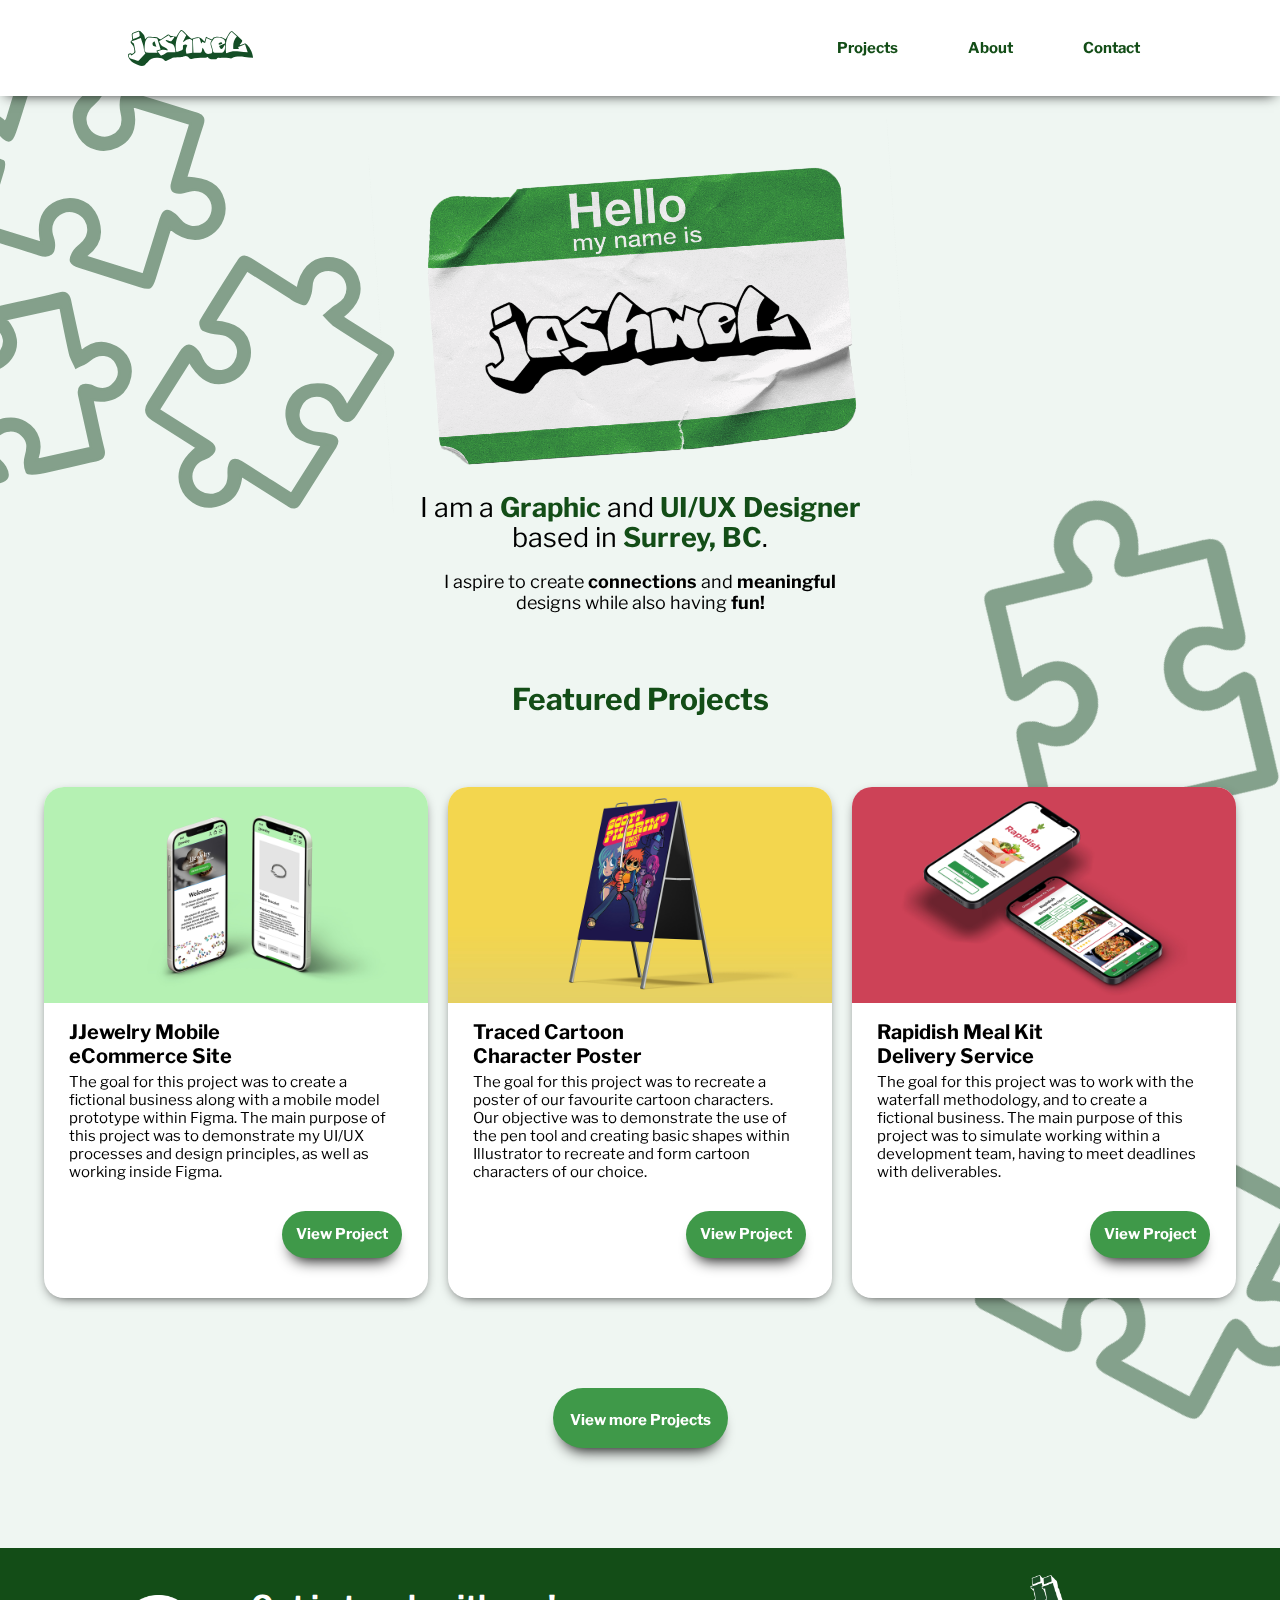
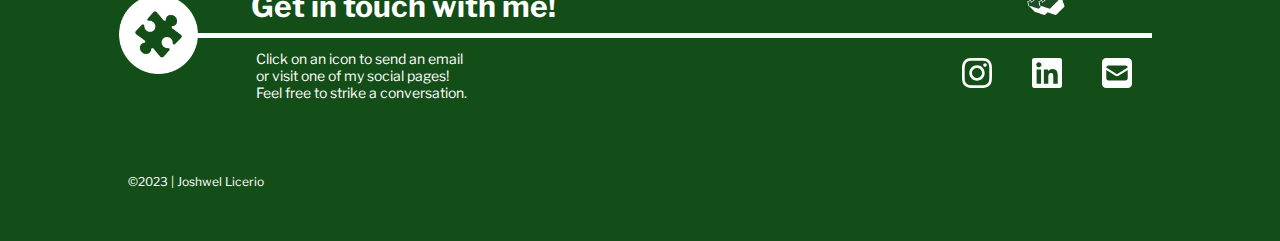
<file: joshwel-licerio-portfolio/index.html>
<!-- Joshwel Licerio | A01284541 | Term Project Portfolio Site -->
<!-- Domain name: jjlicerio.com -->
<!DOCTYPE html>
<html lang="en">
<head>
    <meta charset="UTF-8">
    <meta http-equiv="X-UA-Compatible" content="IE=edge">
    <meta name="viewport" content="width=device-width, initial-scale=1.0">
    <title>Joshwel Licerio's Portfolio</title>
    <meta name="description" content="Joshwel Licerio is an interdisciplinary artist who specializes in the field of Graphic and UI/UX Design. He uses his creativity and critical thinking to bring his visions to life.">
    <meta property="og:url" content="https://jjlicerio.com/">
    <meta property="og:type" content="website">
    <meta property="og:title" content="Joshwel Licerio's Portfolio">
    <meta property="og:description" content="Joshwel Licerio is an interdisciplinary artist who specializes in the field of Graphic and UI/UX Design. He uses his creativity and critical thinking to bring his visions to life.">
    <meta property="og:image" content="https://jjlicerio.com/images/meta-image.png">
    <meta name="twitter:card" content="summary_large_image">
    <meta property="twitter:domain" content="jjlicerio.com">
    <meta property="twitter:url" content="https://jjlicerio.com/">
    <meta name="twitter:title" content="Joshwel Licerio's Portfolio">
    <meta name="twitter:description" content="Joshwel Licerio is an interdisciplinary artist who specializes in the field of Graphic and UI/UX Design. He uses his creativity and critical thinking to bring his visions to life.">
    <meta name="twitter:image" content="https://jjlicerio.com/images/meta-image.png">
    <meta name="keywords" content="joshwel licerio portfolio, josh licerio portfolio, Portfolio, design, UI, UX, UI UX, UI UX Designer, UI UX Design, Graphic, Graphic Designer, Digital Design, Digital Designer figma, branding, illustrator, photoshop, vancouver, bcit">
    <title>Joshwel Licerio's Portfolio</title>
    <link rel="icon" type="image/x-icon" href="images/favicon.png">
    <meta name="author" content="Joshwel Licerio">
    <link rel="stylesheet" href="styles/index.css">
    <script defer src="scripts/main.js"></script>
    <script src="https://ajax.googleapis.com/ajax/libs/jquery/3.6.3/jquery.min.js"></script>
</head>
<body>
    <header>
        <img class="logo" src="images/GRAF-LOGO-GREEN2.svg" alt="Joshwel Licerio Logo">
        <button class="gn-trigger">
            <div class="burger"></div>
        </button>
        <nav class="gn">
            <ul class="nav-links">
                <li><a href="uiux.html">Projects</a></li>
                <li><a href="about.html">About</a></li>
                <li><a href="about.html">Contact</a></li>
            </ul>
        </nav>
    </header>
    <img class="puzzlepieces" src="images/PUZZLEPIECESVAR2.svg" alt="Puzzle Pieces">
    <div class="wrapper">
        <div class="intro">
            <div class="sticker">
                <img src="images/sticker.png" alt="Joshwel Licerio Sticker">
            </div>
            <div class="heromsg">
                <h1>I am a <span>Graphic</span> and <span>UI/UX Designer</span><br>based in <span>Surrey, BC</span>.</h1>
                <p>I aspire to create <strong>connections</strong> and <strong>meaningful</strong><br>designs while also having <strong>fun!</strong></p>
            </div>
        </div>
    </div>
    <div class="projects-hdr">
        <h2>Featured Projects</h2>
    </div>
    <div class="projects">
        <div>
            <a href="jjewelry.html">
                <img src="images/jjewelrymockup.jpg" alt="JJewelry Mockup Project">
            </a>
            <h3>JJewelry Mobile<br>eCommerce Site</h3>
            <p>The goal for this project was to create a fictional business along with a mobile model prototype within Figma. The main purpose of this project was to demonstrate my UI/UX processes and design principles, as well as working inside Figma.</p>
            <button><a href="jjewelry.html"><strong>View Project</strong></a></button>
        </div>
        <div>
            <a href="illustration.html">
                <img src="images/illustrationposter.jpg" alt="Traced Cartoon Character Project">
            </a>
            <h3>Traced Cartoon<br>Character Poster</h3>
            <p>The goal for this project was to recreate a poster of our favourite cartoon characters. Our objective was to demonstrate the use of the pen tool and creating basic shapes within Illustrator to recreate and form cartoon characters of our choice.</p>
            <button><a href="illustration.html"><strong>View Project</strong></a></button>
        </div>
        <div>
            <a href="rapidish.html">
                <img src="images/rapidishmockup.jpg" alt="Rapidish Mockup Project">
            </a>
            <h3>Rapidish Meal Kit<br>Delivery Service</h3>
            <p>The goal for this project was to work with the waterfall methodology, and to create a fictional business. The main purpose of this project was to simulate working within a development team, having to meet deadlines with deliverables.</p>
            <button><a href="rapidish.html"><strong>View Project</strong></a></button>
        </div>
    </div>
    <div class="btn">
        <button><a class="uiux" href="uiux.html"><strong>View more Projects</strong></a></button>
    </div>
    <img class="puzzlepieces2" src="images/PUZZLEPIECESVAR3.svg" alt="Puzzle Pieces">
    <footer>
        <h3>Get in touch with me!</h3>
        <a href="index.html"><img class="jjlogo" src="images/jjlogoreverse.png" alt="Joshwel's Reversed Logo"></a>
        <img class="puzzle-logo" src="images/puzzle-logo.png" alt="Puzzle Logo">
        <div class="line"></div>
        <h4>Click on an icon to send an email or visit one of my social pages!<br>Feel free to strike a conversation.</h4>
            <div class="social-icons">
                <a href="https://www.instagram.com/jjlicerio/?hl=en" target="_blank"><img src="images/instagram-footer.svg" alt="Instagram"></a>
                <a href="https://www.linkedin.com/in/joshwel-licerio-b34791235/" target="_blank"><img src="images/linkedin-footer.svg" alt="LinkedIn"></a>
                <a href="mailto: joshwelicerio@gmail.com"><img src="images/email-footer.svg" alt="Email"></a>
            </div>
        <p>&copy;2023 &#124; Joshwel Licerio</p>
    </footer>
</body>
</html>
</file>
<file: joshwel-licerio-portfolio/styles/index.css>
@import url('https://fonts.googleapis.com/css2?family=Libre+Franklin:wght@400;700&display=swap');

body {
    box-sizing: border-box;
    margin: 0;
    padding: 0;
    background-color: #EFF6F2;
}

li, a {
    font-family: 'Libre Franklin', sans-serif;
    font-weight: 700;
    font-size: 16px;
    color: #134d17;
    text-decoration: none;
}

header {
    display: flex;
    background-color: #FFFFFF;
    justify-content: space-between;
    align-items: center;
    padding: 20px 10%;
    -webkit-box-shadow: 0px 4px 13px -6px #000000; 
    box-shadow: 0px 4px 13px -6px #000000;
}

.logo {
    cursor: pointer;
    width: 160px;
    height: auto;
}

.nav-links {
    list-style: none;
}

.nav-links li {
    display: inline-block;
    padding: 0px 20px;
}

.nav-links li a {
    transition: all 0.3s ease 0s;
}

.nav-links li a:hover {
    color: #3F9949;
}

.puzzlepieces {
    position: fixed;
    width: 700px;
    transform: rotate(-147.7deg);
    top: -9vh;
    left: -13vw;
    opacity: 50%;
    z-index: -1;
}

.puzzlepieces2 {
    position: fixed;
    width: 1100px;
    top: 13px;
    left: 65vw;
    transform: rotate(337deg);
    opacity: 50%;
    z-index: -1;
}

.wrapper {
    height: 600px;
    width: 1386px;
    display: block;
    margin: 25px auto;
}

.intro {
    height: 600px;
    width: 1386px;
    align-items: center;
    display: inline-flex;
}

.sticker {
    z-index: -1;
}

.sticker img {
    width: 800px;
    height: auto;
    transform: rotate(-4deg);
}

.heromsg h1 {
    font-family: 'Libre Franklin', sans-serif;
    font-size: 36px;
    font-weight: 400;
    line-height: 47px;
}

.heromsg span {
    font-weight: 700;
    color: #134D17;    
}

.heromsg {
    font-family: 'Libre Franklin', sans-serif;
    font-size: 25px;
}

.projects-hdr {
    font-family: 'Libre Franklin', sans-serif;
    text-align: center;
    font-size: 25px;
    color: #134d17;
}

.projects {
    width: 100%;
    display: flex;
    margin: 70px 0;
    justify-content: center;
}

.projects div {
    width: 445px;
    height: 590px;
    margin: 0 20px;
    -webkit-border-radius: 20px;
    -moz-border-radius: 20px;
    border-radius: 20px;
    background-color: #FFFFFF;
    -webkit-box-shadow: 0px 4px 13px -6px #000000; 
    box-shadow: 0px 4px 13px -6px #000000;
}

.projects div img {
    width: 445px;
    height: auto;
    -webkit-border-top-left-radius: 20px;
    -webkit-border-top-right-radius: 20px;
    -moz-border-radius-topleft: 20px;
    -moz-border-radius-topright: 20px;
    border-top-left-radius: 20px;
    border-top-right-radius: 20px;
}

.projects div h3 {
    font-family: 'Libre Franklin', sans-serif;
    font-size: 25px;
    margin-left: 30px;
    margin-top: 13px;
}

.projects div p {
    font-family: 'Libre Franklin', sans-serif;
    font-size: 18px;
    margin-left: 30px;
    margin-top: -15px;
    width: 390px;
}

.projects div button {
    font-family: 'Libre Franklin', sans-serif;
    background-color: #3F9949;
    color: #FFFFFF;
    width: 150px;
    height: 47px;
    border-radius: 30px;
    border-style: none;
    font-size: 20px;
    -webkit-box-shadow: 0px 11px 15px -9px #000000; 
    box-shadow: 0px 11px 15px -9px #000000;
    float: right;
    margin-right: 30px;
    margin-top: 22px;
}

button {
    font-family: 'Libre Franklin', sans-serif;
    background-color: #3F9949;
    color: #FFFFFF;
    width: 212px;
    height: 58px;
    border-radius: 30px;
    border-style: none;
    font-size: 20px;
    -webkit-box-shadow: 0px 11px 15px -9px #000000; 
    box-shadow: 0px 11px 15px -9px #000000;
}

button a {
    color: #FFFFFF;
    font-weight: 400;
    transition: all 0.3s ease 0s;
}

button a:hover {
    color: rgb(207, 207, 207);
}

.btn {
    text-align: center;
    margin-bottom: 120px;
}

footer {
    position: relative;
    background-color: #134D17;
    bottom: 0;
    width: 80%;
    padding: 40px 10%;
    justify-content: center;
    align-items: center;
}

footer h3 {
    font-family: 'Libre Franklin', sans-serif;
    font-size: 45px;
    font-weight: 700;
    color: #FFFFFF;
    width: 496px;
    margin-left: 190px;
    display: inline;
}

footer .line {
    border-top: 5px solid #FFFFFF;
    width: 90%;
}

footer .ftrmsg {
    height: 80%;
}

footer .jjlogo {
    height: 64px;
    float: right;
    width: auto;
    margin-right: 149px;
    margin-bottom: 10px;
}

footer .puzzle-logo {
    width: 121px;
    position: absolute;
    top: 63px;
    left: 12vw;
}

footer p {
    display: block;
    font-family: 'Libre Franklin', sans-serif;
    font-size: 16px;
    font-weight: 400;
    color: #FFFFFF;
    background-color: #134D17;
    margin-top: 150px;
}

footer h4 {
    font-family: 'Libre Franklin', sans-serif;
    font-size: 18px;
    font-weight: 400;
    color: #FFFFFF;
    width: 530px;
    margin-left: 195px;
    position: absolute;
    top: 125px;
}

footer div {
    display: inline-flex;
    margin: 8px 70px;
    float: right;
}

footer .social-icons img {
    vertical-align: top;
    height: 30px;
    width: auto;
    margin: 0px 20px;
}

/* ---------------------------------------
        Responsive
------------------------------------------ */

@media screen and (min-width: 280px) {

    .logo {
        width: 100px;
    }

    .sticker img {
        width: 280px;
    }

    .puzzlepieces {
        position: absolute;
        width: 70vw;
        top: 2vh;
        left: -21vw
    }
    
    .puzzlepieces2 {
        width: 120vw;
        top: 555px;
        left: 35vw;
        transform: rotate(307deg);
    }

    .wrapper {
        height: 350px;
        width: 280px;
        display: block;
        margin: 25px auto;
    }
    
    .intro {
        height: 600px;
        width: 280px;
        align-items: center;
        flex-direction: column;
    }

    .heromsg h1 {
        font-size: 16px;
        line-height: 20px;
        text-align: center;
    }
    
    .heromsg {
        font-size: 12px;
        text-align: center;
    }

    .projects-hdr {
        font-size: 12px;
    }

    .projects {
        display: flex;
        flex-direction: column;
        margin: 20px 0;
        align-items: center;
    }
    
    .projects div {
        width: 90vw;
        height: auto;
        padding-bottom: 20px;
        margin: 6px 10px;
    }
    
    .projects div img {
        width: 100%;
        height: auto;
    }
    
    .projects div h3 {
        font-size: 16px;
        margin-left: 20px;
        margin-top: 13px;
    }
    
    .projects div p {
        font-size: 12px;
        margin-left: 20px;
        margin-top: -15px;
        width: 77vw;
    }
    
    .projects div button {
        width: 105px;
        height: 40px;
        font-size: 12px;
        margin-right: 20px;
        margin-top: 5px;
    }

    button a {
        font-size: 12px;
    }

    button {
        width: 170px;
        height: 50px;
        font-size: 12px;
        margin-top: 20px;
    }

    .btn {
        margin-bottom: 70px;
    }

    footer {
        position: relative;
        background-color: #134D17;
        bottom: 0;
        width: 80%;
        padding: 40px 10%;
        justify-content: center;
        align-items: center;
    }
    
    footer h3 {
        font-size: 16px;
        width: 162px;
        display: block;
        margin-top: 50px;
        margin-left: auto;
        margin-right: auto;
    }
    
    footer .line {
        border-top: 3px solid #FFFFFF;
        width: 100%;
        margin-left: auto;
        margin-right: auto;
        margin-top: 116px;
    }
    
    footer .ftrmsg {
        height: 80%;
    }
    
    footer .jjlogo {
        width: 40px;
        height: auto;
        transform: translateX(-50%);
        left: 50%;
        position: absolute;
        margin-top: 50px;
    }
    
    footer .puzzle-logo {
        width: 60px;
        position: absolute;
        top: 20px;
        left: 50%;
        margin-left: -30px;
    }
    
    footer p {
        display: block;
        font-size: 12px;
        font-weight: 400;
        color: #FFFFFF;
        background-color: #134D17;
        margin-top: 50px;
        text-align: center;
    }
    
    footer h4 {
        text-align: center;
        font-size: 11px;
        width: 202px;
        left: 50%;
        margin-left: -101px;
        position: absolute;
        top: 100px;
    }
    
    footer div {
        display: flex;
        margin: 8px 0;
        float: none;
        justify-content: center;
    }
    
    footer .social-icons img {
        vertical-align: top;
        height: 25px;
        width: auto;
        margin: 0px 20px;
    }

    .gn-trigger {
        position: relative;
        width: 50px;
        height: 30px;
        border: none;
        outline: 0;
        background: transparent;
        -webkit-box-shadow: 0px 0px 0px 0px #000000; 
        box-shadow: 0px 0px 0px 0px #000000;
        cursor: pointer;
        margin-top: 0;
    }
    
    .burger {
        position: absolute;
        background: #134D17;
        border-radius: 5px;
        width: 40px;
        height: 5px;
        right: 0;
        top: 50%;
    }
    
    .burger:before,
    .burger:after {
        border-radius: 5px;
        content: '';
        display: block;
        position: absolute;
        background: #134D17;
        width: 40px;
        height: 5px;
        right: 0;
    }
    
    .burger:before {
        top: 11px;
    }
    
    .burger:after {
        bottom: 11px;
    }
    
    .burger,
    .burger:before,
    .burger:after {
        transition-property: transform, top, background;
        transition-duration: .35s;
    }
    
    .gn-trigger.is-active .burger:before {
        transform: rotate(45deg);
        top: -2px;
    }
    
    .gn-trigger.is-active .burger:after {
        transform: rotate(-45deg);
        top: -2px;
    }
    
    .gn-trigger.is-active .burger {
        background: rgba(117,111,102,0);
    }
    
    .gn {
        display: none;
        position: absolute;
        top: 70px;
        left: 0;
        width: 100%;
        background: #fff;
    }
    
    .gn li {
        font-size: 18px;
        border-bottom: 1px solid #134D17;
        display: block;
        width: 100%;
    }
    
    .gn a {
        padding: 15px 50px;
        display: block;
        
    }

    .gn li:last-child {
        box-shadow: -1px 4px 5px 0px rgba(71,71,71,.65);
        border: none;
    }

    .nav-links {
        padding-left: 0px;
        margin: 0;
    }

    .nav-links li {
        padding: 0px 0px;
    }
}

@media screen and (min-width: 375px) {

    .puzzlepieces {
        top: -1vh;
    }

    .sticker img {
        width: 70vw;
        max-height: 390px;
    }

    .wrapper {
        height: 350px;
        width: 340px;
    }
    
    .intro {
        height: 600px;
        width: 340px;
    }

    .heromsg h1 {
        font-size: 20px;
        line-height: 25px;
    }
    
    .heromsg {
        font-size: 15px;
        text-align: center;
    }

    .projects-hdr {
        padding-top: 50px;
        font-size: 15px;
    }
    
    .projects div {
        width: 85%;
        height: auto;
        padding-bottom: 20px;
    }
    
    .projects div img {
        width: 100%;
        height: auto;
    }
    
    .projects div h3 {
        font-size: 20px;
    }
    
    .projects div p {
        font-size: 15px;
        margin-left: 20px;
        margin-top: -15px;
        width: 90%;
    }
    
    .projects div button {
        width: 120px;
        height: 40px;
        font-size: 12px;
        margin-right: 20px;
        margin-top: 5px;
    }

    button a {
        font-size: 15px;
    }

    button {
        width: 190px;
        height: 50px;
        font-size: 12px;
        margin-top: 20px;
    }

    footer {
        width: 80%;
        padding: 40px 10%;
        justify-content: center;
        align-items: center;
    }
    
    footer h3 {
        font-size: 20px;
        width: 204px;
        display: block;
        margin-top: 75px;
        margin-left: auto;
        margin-right: auto;
    }
    
    footer .line {
        border-top: 3px solid #FFFFFF;
        width: 100%;
        margin-left: auto;
        margin-right: auto;
        margin-top: 160px;
    }
    
    footer .ftrmsg {
        height: 80%;
    }
    
    footer .jjlogo {
        width: 50px;
        height: auto;
        transform: translateX(-50%);
        left: 50%;
        position: absolute;
        margin-top: 68px;
    }
    
    footer .puzzle-logo {
        width: 70px;
        position: absolute;
        left: 50%;
        margin-left: -35px;
    }

    footer p {
        margin-top: 50px;
    }
    
    footer h4 {
        text-align: center;
        font-size: 14px;
        width: 270px;
        left: 50%;
        margin-top: 47px;
        margin-left: -135px;
        position: absolute;
        top: 100px;
    }
    
    footer div {
        margin: 20px 0;
        justify-content: center;
    }
    
    footer .social-icons img {
        height: 30px;
        margin: 0px 24px;
    }
    
}

@media screen and (min-width: 520px) {

    .li, a {
        font-size: 15px;
    }

    .gn a {
        padding: 30px 80px;
        display: block;
    }

    .intro {
        max-height: 600px;
        width: 510px;
    }

    .puzzlepieces {
        width: 60vw;
        top: -4vh;
        left: -17vw;
    }
    
    .puzzlepieces2 {
        width: 120vw;
        top: 555px;
        left: 35vw;
    }

    .wrapper {
        height: 350px;
        width: 500px;
    }
    
    .projects-hdr {
        padding-top: 160px;
    }

    .heromsg h1 {
        font-size: 25px;
        line-height: 25px;
    }
}

@media screen and (min-width: 768px) {

    .logo {
        width: 125px;
    }

    .sticker img {
        width: auto;
        height: 600px;
    }

    .puzzlepieces {
        width: 40vw;
        top: -1vh;
        left: -10vw;
    }

    .puzzlepieces2 {
        width: 60vw;
        top: 467px;
        left: 60vw;
    }

    .wrapper {
        height: 350px;
        width: 340px;
    }
    
    .intro {
        height: 600px;
        width: 340px;
    }

    .heromsg h1 {
        font-size: 27px;
        line-height: 30px;
    }
    
    .heromsg {
        font-size: 18px;
        text-align: center;
        width: 600px;
        margin-top: -40px;
    }

    header {
        padding: 30px 10%;
    }

    .nav-links {
        list-style: none;
        display: inline-flex;
    }
    
    .nav-links li {
        display: inline-block;
        padding: 0px 0px;
    }
    
    .nav-links li a {
        transition: all 0.3s ease 0s;
    }
    
    .nav-links li a:hover {
        color: #3F9949;
    }

    .gn li {
        font-size: 18px;
        border-style: none;
        display: block;
    }

    .gn-trigger {
        display: none;
    }
    
    .gn {
        display: flex;
        position: unset;
        width: 350px;
    }

    .gn a {
        padding: 0px 25px;
        margin: 0px 10px 0px;
        display: block;
    }

    .gn li:last-child {
        box-shadow: none;
    }

    .projects-hdr {
        font-family: 'Libre Franklin', sans-serif;
        text-align: center;
        font-size: 20px;
        color: #134d17;
    }
    
    .projects {
        width: 100%;
        display: flex;
        margin: 70px 0;
        flex-direction: row;
    }
    
    .projects div {
        width: 30%;
        height: auto;
        margin: 0 10px;
    }
    
    .projects div img {
        width: 100%;
        height: auto;
    }
    
    .projects div h3 {
        font-size: 20px;
        margin-left: 25px;
        margin-top: 13px;
    }
    
    .projects div p {
        font-size: 15px;
        margin-left: 25px;
        margin-top: -15px;
        width: 85%;
    }
    
    .projects div button {
        width: 120px;
        height: 47px;
        font-size: 14px;
        float: right;
        margin: 15px 26px 20px 38px;
    }

    button {
        width: 175px;
        height: 60px;
        font-size: 20px;
    }
    
    button a {
        color: #FFFFFF;
        font-weight: 400;
        transition: all 0.3s ease 0s;
    }
    
    button a:hover {
        color: rgb(207, 207, 207);
    }
    
    .btn {
        text-align: center;
        margin-bottom: 100px;
    }
    
    footer {
        position: relative;
        background-color: #134D17;
        bottom: 0;
        width: 80%;
        padding: 40px 10%;
        justify-content: center;
        align-items: center;
    }
    
    footer h3 {
        font-family: 'Libre Franklin', sans-serif;
        font-size: 30px;
        font-weight: 700;
        color: #FFFFFF;
        margin-left: 12%;
        display: inline;
    }
    
    footer .line {
        border-top: 5px solid #FFFFFF;
        width: 100%;
        margin-top: 8px;
    }
    
    footer .ftrmsg {
        height: 80%;
    }
    
    footer .jjlogo {
        height: 40px;
        width: auto;
        left: 75%;
        top: -41px;
        position: unset;
        margin-top: -13px;
        margin-right: 69px;
    }
    
    footer .puzzle-logo {
        width: 79px;
        position: absolute;
        top: 47px;
        left: 12vw;
    }
    
    footer p {
        display: block;
        background-color: #134D17;
        margin-top: 150px;
        font-size: 12px;
        text-align: left;
    }
    
    footer h4 {
        text-align: left;
        font-size: 14px;
        width: 220px;
        margin-left: -30%;
        top: 55px;
    }
    
    footer div {
        display: inline-flex;
        margin: 10px 0px;
        float: right;
    }
    
    footer .social-icons img {
        vertical-align: top;
        height: 30px;
        width: auto;
        margin: 0px 20px;
    }
}

@media screen and (min-width: 1366px) {

    .logo {
        width: 140px;
    }

    .sticker img {
        width: auto;
        max-height: 470px;
    }

    .puzzlepieces {
        width: 35vw;
        top: -5vh;
        left: -5vw;
    }

    .puzzlepieces2 {
        width: 70vw;
        top: 426px;
        left: 59vw;
    }

    .wrapper {
        height: 350px;
        width: 1125px;
    }
    
    .intro {
        height: 525px;
        width: 1125px;
        flex-direction: row;
    }

    .heromsg h1 {
        font-size: 30px;
        line-height: 35px;
        text-align: left;
    }
    
    .heromsg {
        font-size: 20px;
        text-align: left;
        width: 600px;
        margin-top: -40px;
    }

    header {
        padding: 30px 10%;
    }

    .projects-hdr {
        text-align: center;
        font-size: 22px;
        color: #134d17;
    }
    
    .projects {
        width: 100%;
        display: flex;
        margin: 55px 0;
        flex-direction: row;
    }
    
    .projects div {
        width: 445px;
        height: 550px;
        margin: 0 10px;
    }
    
    .projects div img {
        width: 100%;
        height: auto;
    }
    
    .projects div h3 {
        font-size: 22px;
    }
    
    .projects div p {
        font-size: 18px;
    }
    
    .projects div button {
        width: 140px;
        height: 50px;
        font-size: 14px;
    }

    button {
        width: 190px;
        height: 60px;
        font-size: 22px;
    }
    
    .btn {
        text-align: center;
        margin-bottom: 100px;
    }
    
    footer h3 {
        font-size: 40px;
    }
    
    footer .line {
        border-top: 5px solid #FFFFFF;
        width: 95%;
        margin-top: 8px;
    }
    
    footer .jjlogo {
        height: 55px;
        width: auto;
        left: 75%;
        top: -41px;
        margin-top: -13px;
        margin-right: 57px;
    }
    
    footer .puzzle-logo {
        width: 100px;
        top: 53px;
        left: 14vw;
    }
    
    footer h4 {
        text-align: left;
        font-size: 18px;
        width: 530px;
        margin-left: -30%;
        top: 75px;
    }

    footer p {
        font-size: 14px;
        margin-left: 40px;
    }
    
    footer div {
        display: inline-flex;
        margin: 10px 0px;
        float: right;
    }
    
    footer .social-icons img {
        vertical-align: top;
        height: 30px;
        width: auto;
        margin: 0px 20px;
    }
    
}

@media screen and (min-width: 1920px) {

    .logo {
        width: 160px;
    }

    li, a {
        font-size: 20px;
    }

    .puzzlepieces {
        width: 25vw;
    }

    .puzzlepieces2 {
        width: 50vw;
        top: 412px;
        left: 68vw;
    }

    .sticker img {
        width: auto;
        max-height: 550px;
    }

    .wrapper {
        width: 1330px;
    }
    
    .intro {
        height: 525px;
        width: 1330px;
    }

    .heromsg h1 {
        font-size: 36px;
        line-height: 42px;
    }
    
    .heromsg {
        font-size: 25px;
    }

    header {
        padding: 30px 10%;
    }

    .projects-hdr {
        font-size: 25px;
    }
    
    .projects {
        width: 100%;
    }
    
    .projects div {
        width: 550px;
        height: 660px;
    }
    
    .projects div img {
        width: 100%;
        height: auto;
    }
    
    .projects div h3 {
        font-size: 27px;
        margin-left: 40px;
    }
    
    .projects div p {
        font-size: 22px;
        margin-left: 40px;
    }
    
    .projects div button {
        width: 170px;
        height: 60px;
        font-size: 18px;
        margin: 2px 26px 20px 38px;
    }

    button {
        width: 250px;
        height: 80px;
        border-radius: 40px;
        font-size: 22px;
    }

    button a {
        font-size: 20px;
    }
    
    .btn {
        text-align: center;
        margin-bottom: 100px;
    }
    
    footer h3 {
        font-size: 45px;
    }
    
    footer .line {
        border-top: 7px solid #FFFFFF;
        margin-top: 15px;
    }
    
    footer .jjlogo {
        height: 65px;
        width: auto;
        left: 75%;
        top: -41px;
        margin-top: -13px;
        margin-right: 85px;
    }
    
    footer .puzzle-logo {
        width: 121px;
        top: 60px;
        left: 14vw;
    }
    
    footer h4 {
        font-size: 22px;
        width: 645px;
        top: 100px;
    }

    footer p {
        font-size: 16px;
        margin-top: 200px;
        margin-left: 50px;
    }
    
    footer .social-icons img {
        height: 40px;
        width: auto;
        margin: 0px 20px;
    }

    footer a {
        margin: 0px 7px;
    }
    
}
</file>
